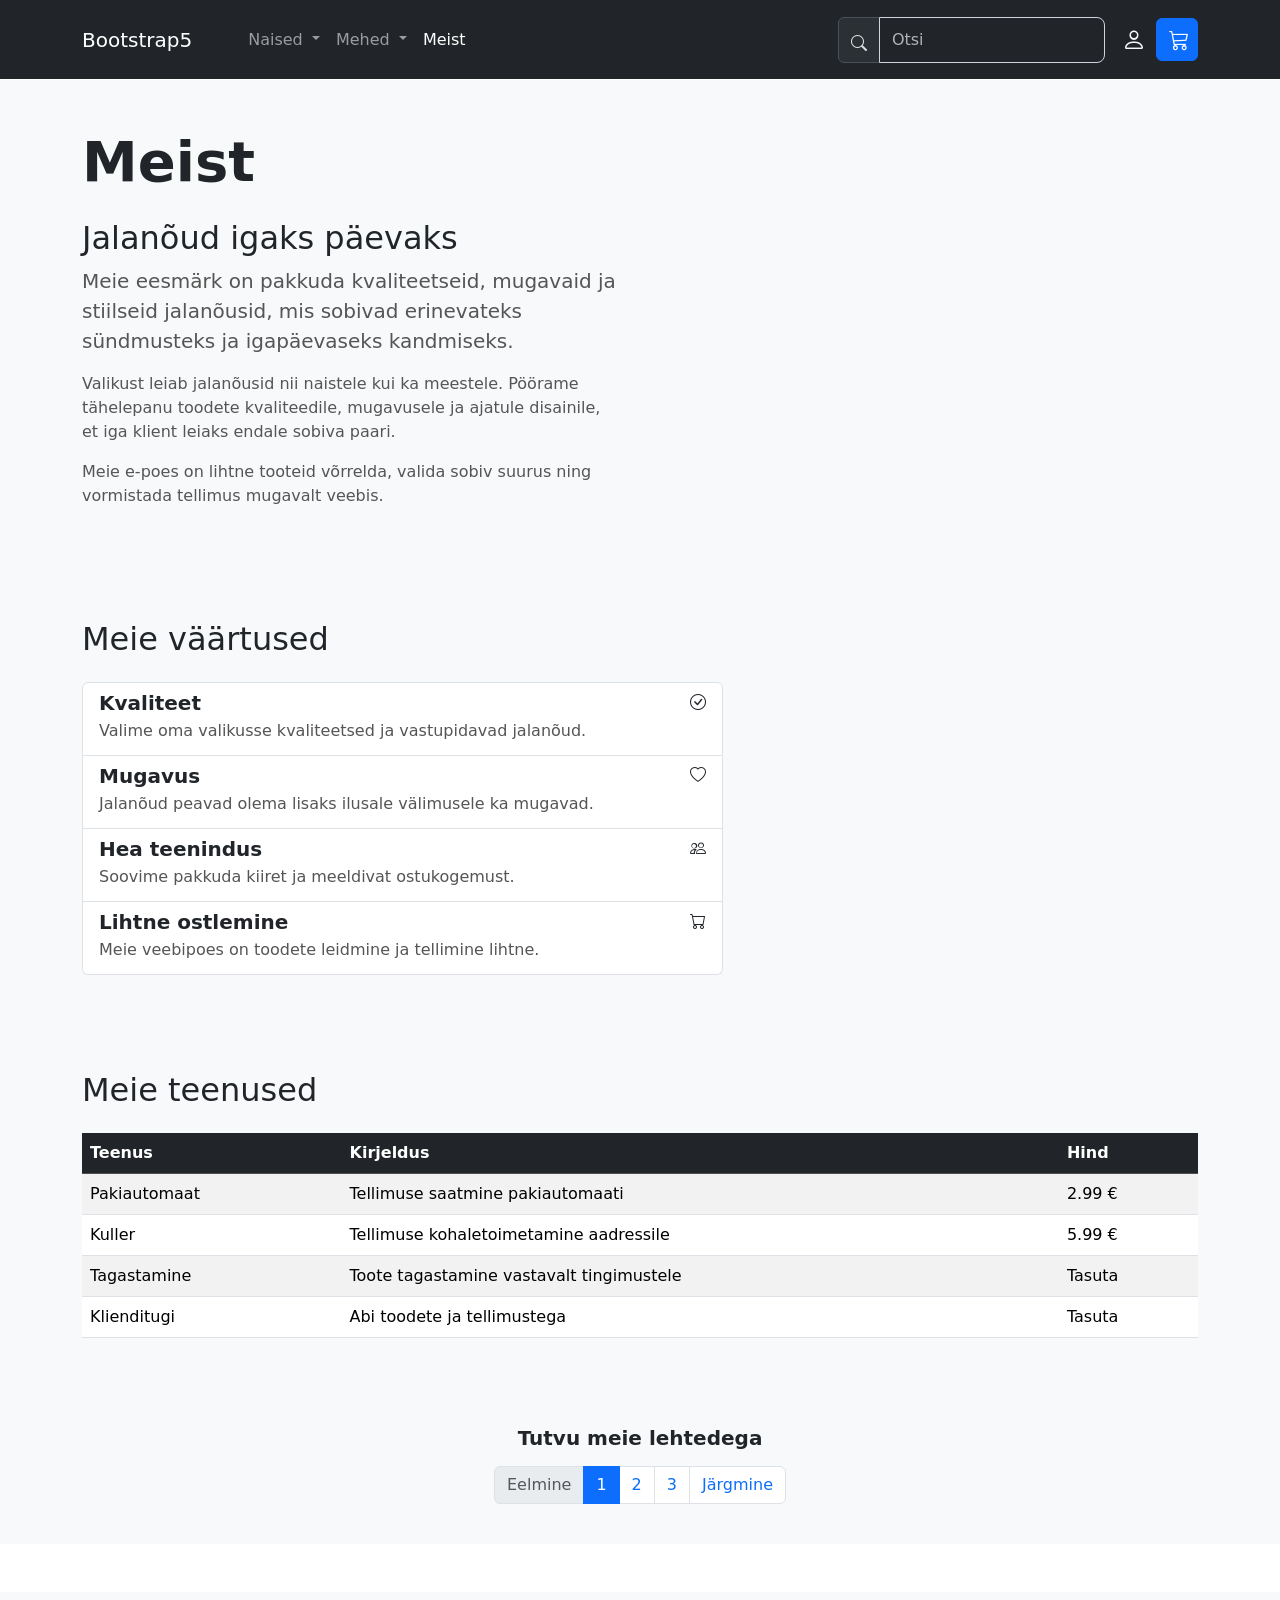
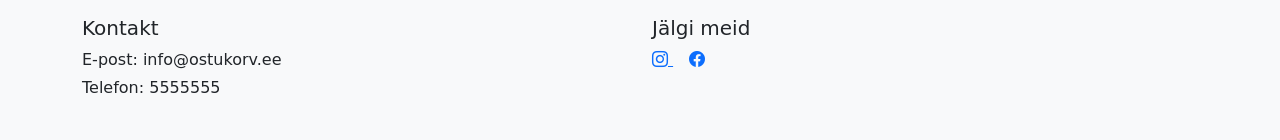
<file: meist.html>
<!doctype html>
<html lang="et">

<head>
  <meta charset="utf-8">
  <meta name="viewport" content="width=device-width, initial-scale=1">
  <meta name="description" content="Tutvu meie jalanõude e-poega">
  <title>Meist</title>
  <link href="https://cdn.jsdelivr.net/npm/bootstrap@5.3.3/dist/css/bootstrap.min.css"
    rel="stylesheet"
    integrity="sha384-QWTKZyjpPEjISv5WaRU9OFeRpok6YctnYmDr5pNlyT2bRjXh0JMhjY6hW+ALEwIH"
    crossorigin="anonymous">
  <link href="https://cdn.jsdelivr.net/npm/bootstrap-icons@1.9.1/font/bootstrap-icons.css"
    rel="stylesheet">
  <link rel="stylesheet" href="custom.css">
</head>

<body>
  <nav class="navbar navbar-expand-lg bg-dark py-3 fixed-top" data-bs-theme="dark">
    <div class="container">
      <button class="navbar-toggler" type="button"
        data-bs-toggle="collapse"
        data-bs-target="#navbarSupportedContent"
        aria-controls="navbarSupportedContent"
        aria-expanded="false"
        aria-label="Toggle navigation">
        <span class="navbar-toggler-icon"></span>
      </button>
      <a class="navbar-brand me-5" href="index.html">Bootstrap5</a>
      <div class="collapse navbar-collapse" id="navbarSupportedContent">
        <ul class="navbar-nav me-auto">
          <li class="nav-item dropdown">
            <a class="nav-link dropdown-toggle" href="#" role="button"
              data-bs-toggle="dropdown" aria-expanded="false">
              Naised
            </a>
            <ul class="dropdown-menu">
              <li><a class="dropdown-item" href="#">Kingad</a></li>
              <li><hr class="dropdown-divider"></li>
              <li><a class="dropdown-item" href="#">Saapad</a></li>
            </ul>
          </li>
          <li class="nav-item dropdown">
            <a class="nav-link dropdown-toggle" href="#" role="button"
              data-bs-toggle="dropdown" aria-expanded="false">
              Mehed
            </a>
            <ul class="dropdown-menu">
              <li><a class="dropdown-item" href="#">Kingad</a></li>
              <li><hr class="dropdown-divider"></li>
              <li><a class="dropdown-item" href="#">Saapad</a></li>
            </ul>
          </li>
          <li class="nav-item">
            <a class="nav-link active" href="meist.html">Meist</a>
          </li>
        </ul>
        <form class="d-flex me-1">
          <div class="input-group">
            <div class="input-group-text">
              <span class="bi bi-search"></span>
            </div>
            <input class="form-control" type="search"
              placeholder="Otsi" aria-label="Search">
          </div>
        </form>
      </div>
      <div class="float-end">
        <button class="btn btn-link text-light" type="button">
          <span class="bi bi-person"></span>
        </button>
        <a class="btn btn-primary" href="ostukorv.html">
          <span class="bi bi-cart3"></span>
        </a>
      </div>
    </div>
  </nav>
  <main>
    <section class="py-5">
      <div class="container">
        <h1 class="display-4 fw-semibold mb-4">Meist</h1>
        <div class="row align-items-center g-5">
          <div class="col-lg-6">
            <h2>Jalanõud igaks päevaks</h2>
            <p class="lead">
              Meie eesmärk on pakkuda kvaliteetseid, mugavaid ja
              stiilseid jalanõusid, mis sobivad erinevateks
              sündmusteks ja igapäevaseks kandmiseks.
            </p>
            <p>
              Valikust leiab jalanõusid nii naistele kui ka meestele.
              Pöörame tähelepanu toodete kvaliteedile, mugavusele ja
              ajatule disainile, et iga klient leiaks endale sobiva paari.
            </p>
            <p>
              Meie e-poes on lihtne tooteid võrrelda, valida sobiv suurus
              ning vormistada tellimus mugavalt veebis.
            </p>
          </div>
        </div>
      </div>
    </section>
    <section class="py-5 bg-light">
      <div class="container">
        <h2 class="mb-4">Meie väärtused</h2>
        <div class="row">
          <div class="col-lg-7">
            <div class="list-group">
              <div class="list-group-item list-group-item-action">
                <div class="d-flex w-100 justify-content-between">
                  <h5 class="mb-1">Kvaliteet</h5>
                  <i class="bi bi-check-circle"></i>
                </div>
                <p class="mb-1">
                  Valime oma valikusse kvaliteetsed ja vastupidavad jalanõud.
                </p>
              </div>
              <div class="list-group-item list-group-item-action">
                <div class="d-flex w-100 justify-content-between">
                  <h5 class="mb-1">Mugavus</h5>
                  <i class="bi bi-heart"></i>
                </div>
                <p class="mb-1">
                  Jalanõud peavad olema lisaks ilusale välimusele ka mugavad.
                </p>
              </div>
              <div class="list-group-item list-group-item-action">
                <div class="d-flex w-100 justify-content-between">
                  <h5 class="mb-1">Hea teenindus</h5>
                  <i class="bi bi-people"></i>
                </div>
                <p class="mb-1">
                  Soovime pakkuda kiiret ja meeldivat ostukogemust.
                </p>
              </div>
              <div class="list-group-item list-group-item-action">
                <div class="d-flex w-100 justify-content-between">
                  <h5 class="mb-1">Lihtne ostlemine</h5>
                  <i class="bi bi-cart"></i>
                </div>
                <p class="mb-1">
                  Meie veebipoes on toodete leidmine ja tellimine lihtne.
                </p>
              </div>
            </div>
          </div>
        </div>
      </div>
    </section>
    <section class="py-5">
      <div class="container">
        <h2 class="mb-4">Meie teenused</h2>
        <div class="table-responsive">
          <table class="table table-striped table-hover align-middle">
            <thead class="table-dark">
              <tr>
                <th>Teenus</th>
                <th>Kirjeldus</th>
                <th>Hind</th>
              </tr>
            </thead>
            <tbody>
              <tr>
                <td>Pakiautomaat</td>
                <td>Tellimuse saatmine pakiautomaati</td>
                <td>2.99 €</td>
              </tr>
              <tr>
                <td>Kuller</td>
                <td>Tellimuse kohaletoimetamine aadressile</td>
                <td>5.99 €</td>
              </tr>
              <tr>
                <td>Tagastamine</td>
                <td>Toote tagastamine vastavalt tingimustele</td>
                <td>Tasuta</td>
              </tr>
              <tr>
                <td>Klienditugi</td>
                <td>Abi toodete ja tellimustega</td>
                <td>Tasuta</td>
              </tr>
            </tbody>
          </table>
        </div>
      </div>
    </section>
    <section class="py-4">
      <div class="container text-center">
        <h5 class="mb-3">Tutvu meie lehtedega</h5>
        <nav aria-label="Lehekülgede navigatsioon">
          <ul class="pagination justify-content-center">
            <li class="page-item disabled">
              <a class="page-link" href="#">Eelmine</a>
            </li>
            <li class="page-item active">
              <a class="page-link" href="meist.html">1</a>
            </li>
            <li class="page-item">
              <a class="page-link" href="toode.html">2</a>
            </li>
            <li class="page-item">
              <a class="page-link" href="ostukorv.html">3</a>
            </li>
            <li class="page-item">
              <a class="page-link" href="index.html">Järgmine</a>
            </li>
          </ul>
        </nav>
      </div>
    </section>
  </main>

  <footer class="footer bg-light py-4">
    <div class="container">

      <div class="row">

        <div class="col-md-6 mb-3">
          <h5>Kontakt</h5>
          <p class="mb-1">E-post: info@ostukorv.ee</p>
          <p class="mb-0">Telefon: 5555555</p>
        </div>

        <div class="col-md-6 mb-3">
          <h5>Jälgi meid</h5>

          <a href="#" class="me-3">
            <i class="bi bi-instagram"></i>
          </a>

          <a href="#" class="me-3">
            <i class="bi bi-facebook"></i>
          </a>
        </div>
      </div>
    </div>
  </footer>
  <script src="https://cdn.jsdelivr.net/npm/bootstrap@5.3.3/dist/js/bootstrap.bundle.min.js"></script>

</body>
</html>
</file>
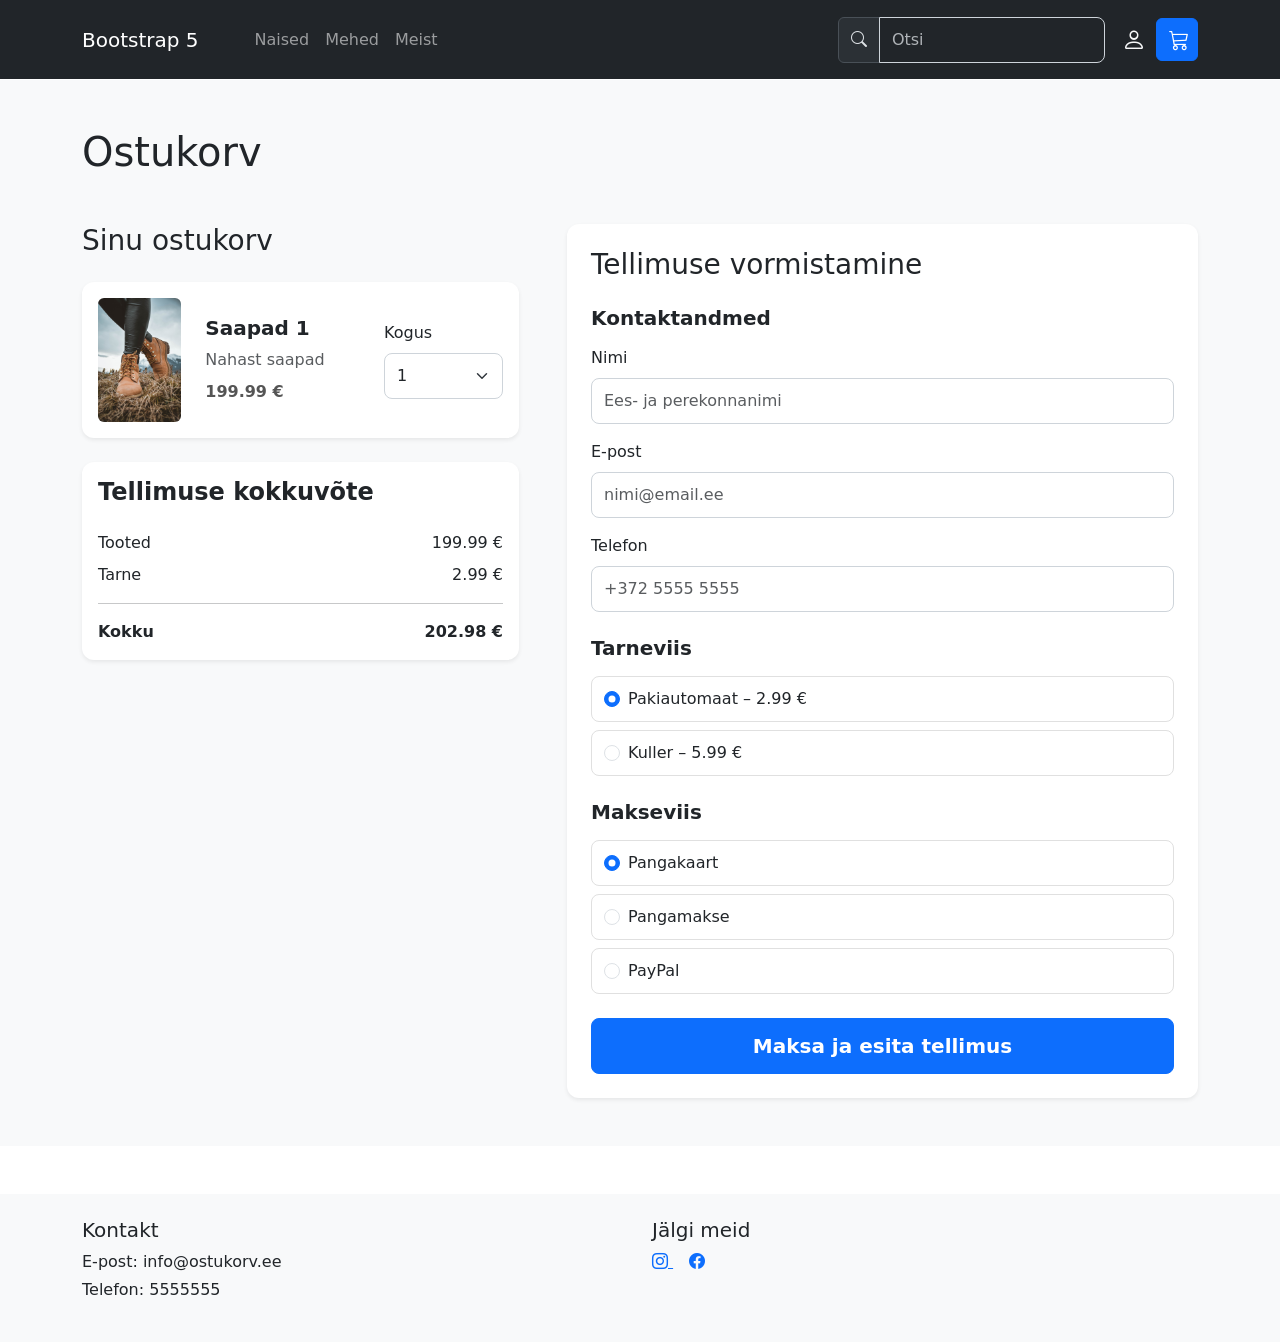
<file: ostukorv.html>
<!doctype html>
<html lang="et">

<head>
  <meta charset="utf-8">
  <meta name="viewport" content="width=device-width, initial-scale=1">
  <meta name="description" content="Bootstrapi juhend">
  <meta name="author" content="">
  <title>Bootstrap 5 juhend</title>
  <!--Bootstrap CSS-->
  <link href="https://cdn.jsdelivr.net/npm/bootstrap@5.3.3/dist/css/bootstrap.min.css" rel="stylesheet"
    integrity="sha384-QWTKZyjpPEjISv5WaRU9OFeRpok6YctnYmDr5pNlyT2bRjXh0JMhjY6hW+ALEwIH" crossorigin="anonymous">
  <!--Bootstrap ikoonid-->
  <link href="https://cdn.jsdelivr.net/npm/bootstrap-icons@1.9.1/font/bootstrap-icons.css" rel="stylesheet">
  <!--minu CSS-->
  <link rel="stylesheet" href="custom.css">
  
</head>

<body>
  <!-- Navigatsioon --->
  <nav class="navbar navbar-expand-lg bg-dark py-3 fixed-top" data-bs-theme="dark">
    <div class="container">
      <button class="navbar-toggler" type="button" data-bs-toggle="collapse" data-bs-target="#navbarSupportedContent"
        aria-controls="navbarSupportedContent" aria-expanded="false" aria-label="Toggle navigation">
        <span class="navbar-toggler-icon"></span>
      </button>
      <a class="navbar-brand me-5" href="index.html">Bootstrap 5</a>
      <div class="collapse navbar-collapse" id="navbarSupportedContent">
        <ul class="navbar-nav me-auto">
          <li class="nav-item dropdown">
            <a class="nav-link dropdown" href="#" id="navbarDropdown" role="button" data-bs-toggle="dropdown"
              aria-expanded="false">Naised</a>
            <ul class="dropdown-menu" aria-labelledby="navbarDropdown">
              <li><a class="dropdown-item" href="#">Kingad</a></li>
              <div class="dropdown-divider"></div>
              <li><a class="dropdown-item" href="#">Saapad</a></li>
            </ul>
          </li>
          <li class="nav-item dropdown">
            <a class="nav-link dropdown" href="#" id="navbarDropdown" role="button" data-bs-toggle="dropdown"
              aria-expanded="false">Mehed</a>
            <ul class="dropdown-menu" aria-labelledby="navbarDropdown">
              <li><a class="dropdown-item" href="#">Kingad</a></li>
              <div class="dropdown-divider"></div>
              <li><a class="dropdown-item" href="#">Saapad</a></li>
            </ul>
		</li>
         	 <li class="nav-item">
      			<a class="nav-link" href="meist.html">Meist</a>
   			</li>
        </ul>
        
		<!--Otsi vorm -->
        <form class="d-flex me-1">
          <div class="input-group">
            <div class="input-group-text"><span class="bi bi-search mb-2"></span></div>
            <input class="form-control" type="search" placeholder="Otsi" aria-label="Search">
          </div>
        </form>
      </div>
      <div class="float-end">
       
	   <!--Login ikoon-->
        <button class="btn btn-link text-light" type="submit"><span class="bi bi-person"></span></button>
       
	   <!--Ostukorvi ikoon-->
        <a class="btn btn-primary" href="ostukorv.html" type="submit"><span class="bi bi-cart3"></span></button></a>
      </div>
    </div>
  </nav>
          <!--Tee ise: korrasta (lisa) ostukorvi vormi nii, et sellel oleks väljad kasutaja andmete jaoks, makse ja tarneviisi valik ning ostukorv oleks kujundatud järgides kasutajaliidese disaini põhimõtteid.-->
<section class="py-5">
  <div class="container">
    <h1 class="mb-5">Ostukorv</h1>
    <div class="row g-5">
      <!-- Ostukorvi sisu -->
      <div class="col-lg-5">
        <h3 class="mb-4">Sinu ostukorv</h3>
        <div class="card shadow-sm mb-4">
          <div class="card-body">
            <div class="row align-items-center">
              <div class="col-md-3 mb-3 mb-md-0">
                <img src="stephan-seeber-NzAfGi8XuA4-unsplash.jpg"
                     class="img-fluid rounded"
                     alt="Saapad">
              </div>
              <div class="col-md-5">
                <h5>Saapad 1</h5>
                <p class="text-muted mb-2">Nahast saapad</p>
                <p class="mb-0 fw-semibold">199.99 €</p>
              </div>
              <div class="col-md-4">
                <label for="kogus" class="form-label">Kogus</label>
                <select class="form-select" id="kogus">
                  <option selected>1</option>
                  <option>2</option>
                  <option>3</option>
                  <option>4</option>
                </select>
              </div>
            </div>
          </div>
        </div>
        <!-- Tellimuse kokkuvõte -->
        <div class="card shadow-sm">
          <div class="card-body">
            <h4 class="mb-4">Tellimuse kokkuvõte</h4>
            <div class="d-flex justify-content-between mb-2">
              <span>Tooted</span>
              <span>199.99 €</span>
            </div>
            <div class="d-flex justify-content-between mb-2">
              <span>Tarne</span>
              <span>2.99 €</span>
            </div>
            <hr>
            <div class="d-flex justify-content-between">
              <strong>Kokku</strong>
              <strong>202.98 €</strong>
            </div>
          </div>
        </div>
      </div>
      <!-- Tellimuse vormistamine -->
      <div class="col-lg-7">
        <div class="card shadow-sm">
          <div class="card-body p-4">
            <h3 class="mb-4">Tellimuse vormistamine</h3>
            <!-- Kontaktandmed -->
            <h5 class="mb-3">Kontaktandmed</h5>
            <div class="mb-3">
              <label for="nimi" class="form-label">Nimi</label>
              <input type="text"
                     class="form-control"
                     id="nimi"
                     placeholder="Ees- ja perekonnanimi"
                     required>
            </div>
            <div class="mb-3">
              <label for="email" class="form-label">E-post</label>
              <input type="email"
                     class="form-control"
                     id="email"
                     placeholder="nimi@email.ee"
                     required>
            </div>
            <div class="mb-4">
              <label for="telefon" class="form-label">Telefon</label>
              <input type="tel"
                     class="form-control"
                     id="telefon"
                     placeholder="+372 5555 5555"
                     required>
            </div>
            <!-- Tarneviis -->
            <h5 class="mb-3">Tarneviis</h5>
            <div class="form-check mb-2">
              <input class="form-check-input"
                     type="radio"
                     name="tarne"
                     id="pakiautomaat"
                     checked>
              <label class="form-check-label" for="pakiautomaat">
                Pakiautomaat – 2.99 €
              </label>
            </div>
            <div class="form-check mb-4">
              <input class="form-check-input"
                     type="radio"
                     name="tarne"
                     id="kuller">
              <label class="form-check-label" for="kuller">
                Kuller – 5.99 €
              </label>
            </div>
            <!-- Makseviis -->
            <h5 class="mb-3">Makseviis</h5>
            <div class="form-check mb-2">
              <input class="form-check-input"
                     type="radio"
                     name="makse"
                     id="kaart"
                     checked>
              <label class="form-check-label" for="kaart">
                Pangakaart
              </label>
            </div>
            <div class="form-check mb-2">
              <input class="form-check-input"
                     type="radio"
                     name="makse"
                     id="pank">
              <label class="form-check-label" for="pank">
                Pangamakse
              </label>
            </div>
            <div class="form-check mb-4">
              <input class="form-check-input"
                     type="radio"
                     name="makse"
                     id="paypal">
              <label class="form-check-label" for="paypal">
                PayPal
              </label>
            </div>
            <!-- Tellimuse esitamine -->
            <button type="submit" class="btn btn-primary btn-lg w-100">
              Maksa ja esita tellimus
            </button>

          </div>
        </div>

      </div>

    </div>
  </div>
</section>
  <!--Tee ise: kujunda siia korrektne jalus - lisa kontaktid ja sotsiaalvõrgustike lingid ikoonidega.-->
  <footer class="footer bg-light py-4">
    <div class="container">
        <div class="row">

            <div class="col-md-6 mb-3">
                <h5>Kontakt</h5>
                <p class="mb-1">E-post: info@ostukorv.ee</p>
                <p class="mb-0">Telefon: 5555555</p>
            </div>
            <div class="col-md-6 mb-3">
                <h5>Jälgi meid</h5>
                <a href="#" class="me-3">
                    <i class="bi bi-instagram"></i>
                </a>
                <a href="#" class="me-3">
                    <i class="bi bi-facebook"></i>
                </a>
            </div>
        </div>
    </div>
  </footer>
  
  <!--Popper.js-->
  <script src="https://cdn.jsdelivr.net/npm/@popperjs/core@2.11.8/dist/umd/popper.min.js"
    integrity="sha384-I7E8VVD/ismYTF4hNIPjVp/Zjvgyol6VFvRkX/vR+Vc4jQkC+hVqc2pM8ODewa9r"
    crossorigin="anonymous"></script>
	
  <!--Bootstrap.js-->
  <script src="https://cdn.jsdelivr.net/npm/bootstrap@5.3.3/dist/js/bootstrap.min.js"
    integrity="sha384-0pUGZvbkm6XF6gxjEnlmuGrJXVbNuzT9qBBavbLwCsOGabYfZo0T0to5eqruptLy"
    crossorigin="anonymous"></script>
</body>

</html>
</file>
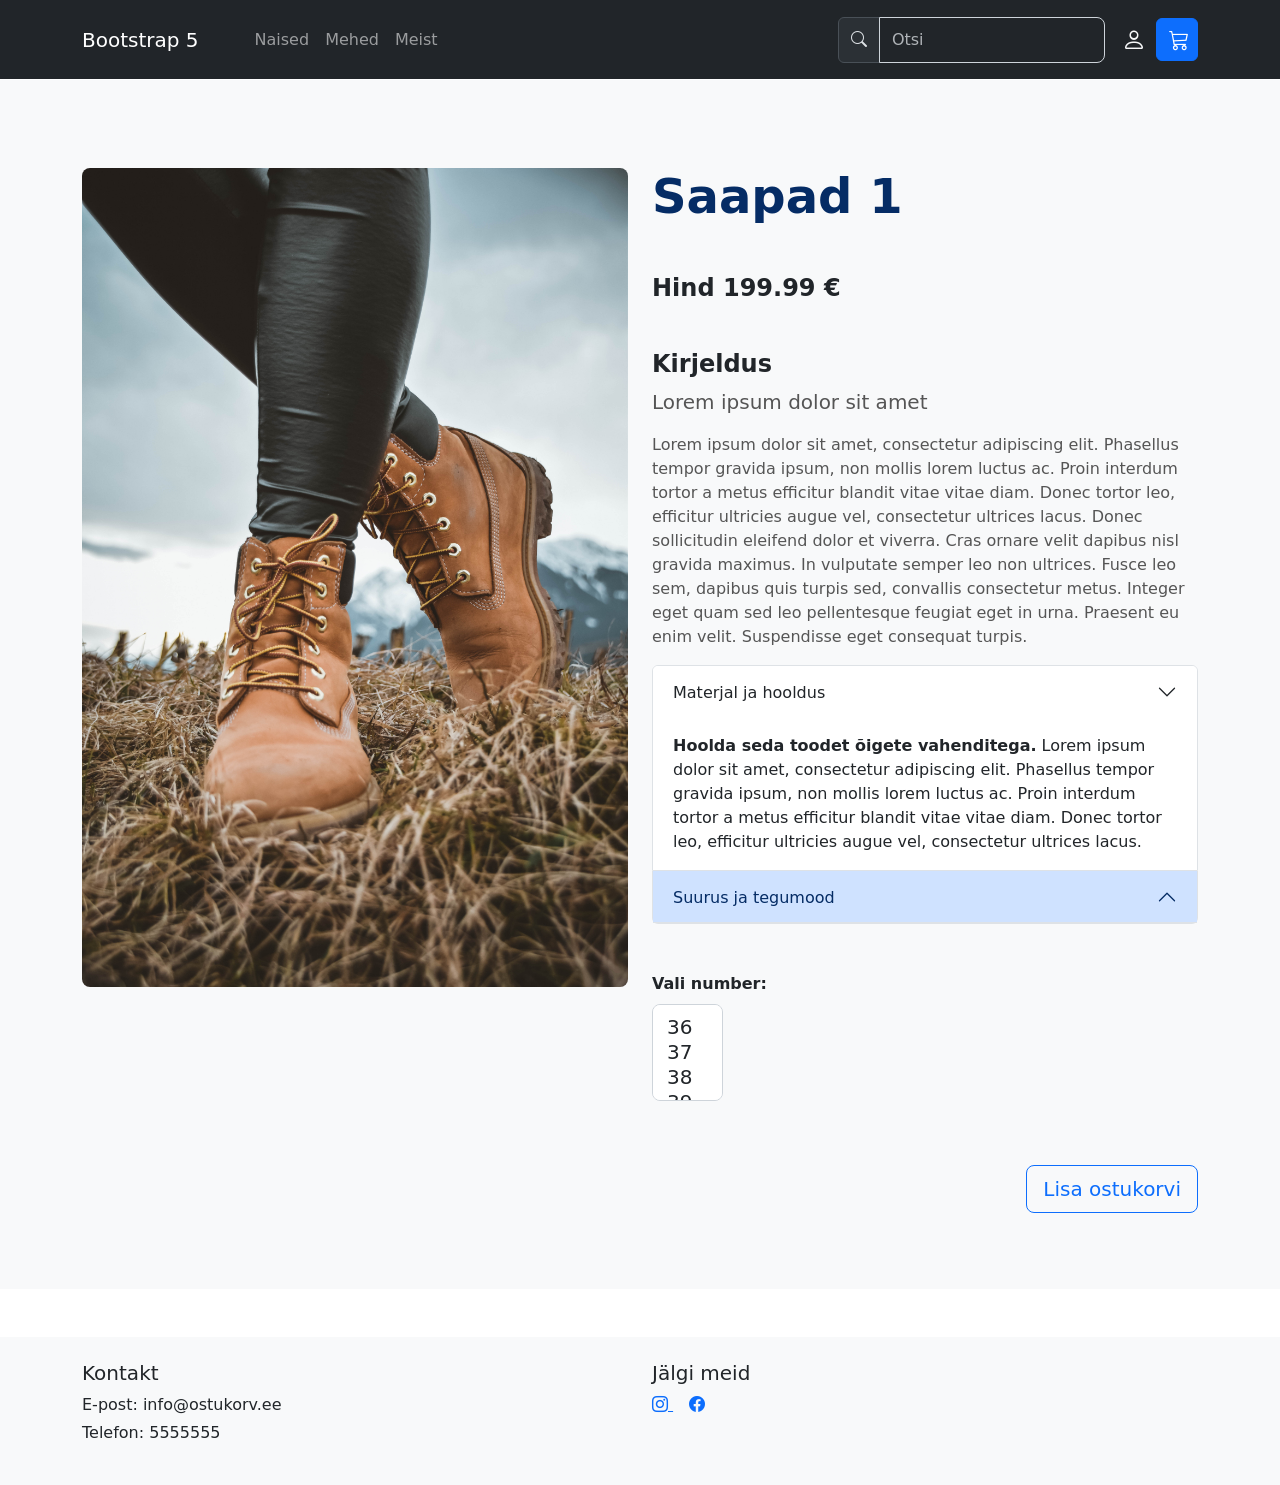
<file: toode.html>
<!doctype html>
<html lang="et">

<head>
  <meta charset="utf-8">
  <meta name="viewport" content="width=device-width, initial-scale=1">
  <meta name="description" content="Bootstrapi juhend">
  <meta name="author" content="">
  <title>Bootstrap 5 juhend</title>
  <!--Bootstrap CSS-->
  <link href="https://cdn.jsdelivr.net/npm/bootstrap@5.3.3/dist/css/bootstrap.min.css" rel="stylesheet"
    integrity="sha384-QWTKZyjpPEjISv5WaRU9OFeRpok6YctnYmDr5pNlyT2bRjXh0JMhjY6hW+ALEwIH" crossorigin="anonymous">
  <!--Bootstrap ikoonid-->
  <link href="https://cdn.jsdelivr.net/npm/bootstrap-icons@1.9.1/font/bootstrap-icons.css" rel="stylesheet">
  <!--minu CSS-->
  <link rel="stylesheet" href="custom.css">
 
</head>

<body>
<!-- Navigatsioon --->
  <nav class="navbar navbar-expand-lg bg-dark py-3 fixed-top" data-bs-theme="dark">
    <div class="container">
      <button class="navbar-toggler" type="button" data-bs-toggle="collapse" data-bs-target="#navbarSupportedContent"
        aria-controls="navbarSupportedContent" aria-expanded="false" aria-label="Toggle navigation">
        <span class="navbar-toggler-icon"></span>
      </button>
      <a class="navbar-brand me-5" href="index.html">Bootstrap 5</a>
      <div class="collapse navbar-collapse" id="navbarSupportedContent">
        <ul class="navbar-nav me-auto">
          <li class="nav-item dropdown">
            <a class="nav-link dropdown" href="#" id="navbarDropdown" role="button" data-bs-toggle="dropdown"
              aria-expanded="false">Naised</a>
            <ul class="dropdown-menu" aria-labelledby="navbarDropdown">
              <li><a class="dropdown-item" href="#">Kingad</a></li>
              <div class="dropdown-divider"></div>
              <li><a class="dropdown-item" href="#">Saapad</a></li>
            </ul>
          </li>
          <li class="nav-item dropdown">
            <a class="nav-link dropdown" href="#" id="navbarDropdown" role="button" data-bs-toggle="dropdown"
              aria-expanded="false">Mehed</a>
            <ul class="dropdown-menu" aria-labelledby="navbarDropdown">
              <li><a class="dropdown-item" href="#">Kingad</a></li>
              <div class="dropdown-divider"></div>
              <li><a class="dropdown-item" href="#">Saapad</a></li>
            </ul>
          </li>
              <li class="nav-item">
                <a class="nav-link" href="meist.html">Meist</a>
              </li>
        </ul>
       
	   <!--Otsi vorm -->
        <form class="d-flex me-1">
          <div class="input-group">
            <div class="input-group-text"><span class="bi bi-search mb-2"></span></div>
            <input class="form-control" type="search" placeholder="Otsi" aria-label="Search">
          </div>
        </form>
      </div>
      <div class="float-end">
      
	  <!--Login ikoon-->
        <button class="btn btn-link text-light" type="submit"><span class="bi bi-person"></span></button>
      
	  <!--Ostukorvi ikoon-->
        <a class="btn btn-primary" href="ostukorv.html" type="submit"><span class="bi bi-cart3"></span></button></a>
      </div>
    </div>
  </nav>
  <section>
    <div class="container">
      <div class="row mt-5">
        <div class="col-lg-6"><img src="stephan-seeber-NzAfGi8XuA4-unsplash.jpg" class="img-fluid rounded-3"
            alt="saapad" /></div>
        <div class="col-lg-6">
          <h1 class="display-5 fw-semibold text-primary-emphasis">Saapad 1</h1>
          <h4 class="mt-5 text">Hind 199.99 &#8364;</h4>
          <h4 class="mt-5">Kirjeldus</h4>
          <p class="my-2 fs-5 fw-light">Lorem ipsum dolor sit amet</p>
          <p class="mt-3">Lorem ipsum dolor sit amet, consectetur adipiscing elit. Phasellus tempor gravida ipsum, non
            mollis lorem luctus ac. Proin interdum tortor a metus efficitur blandit vitae vitae diam. Donec tortor leo,
            efficitur ultricies augue vel, consectetur ultrices lacus. Donec sollicitudin eleifend dolor et viverra.
            Cras ornare velit dapibus nisl gravida maximus. In vulputate semper leo non ultrices. Fusce leo sem, dapibus
            quis turpis sed, convallis consectetur metus. Integer eget quam sed leo pellentesque feugiat eget in urna.
            Praesent eu enim velit. Suspendisse eget consequat turpis.</p>
          <div class="accordion" id="accordionExample">
            <div class="accordion-item">
              <h2 class="accordion-header">
                <button class="accordion-button collapsed" type="button" data-bs-toggle="collapse"
                  data-bs-target="#collapseOne" aria-expanded="false" aria-controls="collapseOne">
                  Materjal ja hooldus
                </button>
              </h2>
			<!--Tee ise: esimene valik peab olema lehe avamisel avatud.-->
              <div id="collapseOne" class="accordion-collapse collapse show" data-bs-parent="#accordionExample">
                <div class="accordion-body">
                  <strong>Hoolda seda toodet õigete vahenditega.</strong> Lorem ipsum dolor sit amet, consectetur
                  adipiscing elit. Phasellus tempor gravida ipsum, non mollis lorem luctus ac. Proin interdum tortor a
                  metus efficitur blandit vitae vitae diam. Donec tortor leo, efficitur ultricies augue vel, consectetur
                  ultrices lacus.
                </div>
              </div>
            </div>
            <div class="accordion-item">
              <h2 class="accordion-header">
                <button class="accordion-button" type="button" data-bs-toggle="collapse"
                  data-bs-target="#collapseTwo" aria-expanded="true" aria-controls="collapseTwo">
                  Suurus ja tegumood
                </button>
              </h2>
              <div id="collapseTwo" class="accordion-collapse collapse" data-bs-parent="#accordionExample">
                <div class="accordion-body">
                  <strong>Väiksem suurus, osta suurem number.</strong> Lorem ipsum dolor sit amet, consectetur
                  adipiscing elit. Phasellus tempor gravida ipsum, non mollis lorem luctus ac. Proin interdum tortor a
                  metus efficitur blandit vitae vitae diam. Donec tortor leo, efficitur ultricies augue vel, consectetur
                  ultrices lacus.
                </div>
              </div>
            </div>
          </div>
          <div class="form row my-5">
            <div class="col-2">
              <label for="jalanr" class="form-label fw-semibold text-nowrap">Vali number:</label>
              <select class="form-select form-select-lg" size="3" id="jalanr" name="jalanumber">
                <option>36</option>
                <option>37</option>
                <option>38</option>
                <option>39</option>
                <option>40</option>
                <option>41</option>
              </select>
            </div>
          </div>
          
		  <!--Ostukorvi lisamise nupp lingina-->
          <a class="btn btn-outline-primary btn-lg my-3 float-end" href="ostukorv.html" role="button">Lisa ostukorvi</a>
        
		</div>
      </div>
    </div>
    </div>
  </section>
  
  <!--Tee ise: kujunda siia korrektne jalus - lisa kontaktid ja sotsiaalvõrgustike lingid ikoonidega.-->
  <footer class="footer bg-light py-4">
    <div class="container">
        <div class="row">

            <div class="col-md-6 mb-3">
                <h5>Kontakt</h5>
                <p class="mb-1">E-post: info@ostukorv.ee</p>
                <p class="mb-0">Telefon: 5555555</p>
            </div>
            <div class="col-md-6 mb-3">
                <h5>Jälgi meid</h5>
                <a href="#" class="me-3">
                    <i class="bi bi-instagram"></i>
                </a>
                <a href="#" class="me-3">
                    <i class="bi bi-facebook"></i>
                </a>
            </div>
        </div>
    </div>
  </footer>
  
  <!--Popper.js-->
  <script src="https://cdn.jsdelivr.net/npm/@popperjs/core@2.11.8/dist/umd/popper.min.js"
    integrity="sha384-I7E8VVD/ismYTF4hNIPjVp/Zjvgyol6VFvRkX/vR+Vc4jQkC+hVqc2pM8ODewa9r"
    crossorigin="anonymous"></script>

  <!--Bootstrap.js-->
  <script src="https://cdn.jsdelivr.net/npm/bootstrap@5.3.3/dist/js/bootstrap.min.js"
    integrity="sha384-0pUGZvbkm6XF6gxjEnlmuGrJXVbNuzT9qBBavbLwCsOGabYfZo0T0to5eqruptLy"
    crossorigin="anonymous"></script>
  
</body>

</html>
</file>
<file: custom.css>
footer {
    margin-top: 3rem;
    padding: 3rem;
}

.bi {
    display: inline-block;
    fill: currentColor;
    width: 1rem;
    height: 1rem;
}

.bi-person {
    display: inline-block;
    fill: currentColor;
    font-size: 1.5rem;
   
}

.bi-cart3 {
    display: inline-block;
    fill: currentColor;
    font-size: 1.25rem;
    
}

body {
    padding-top: 80px;
}

.carousel-item img {
    width: 100%;
    height: 400px;
    object-fit: cover;
}

section { background-color:#f8f9fa; 
    padding-top: 40px; 
    padding-bottom: 60px; 
} 

section .col-lg-6 > .card, section .col-lg-6.d-flex { 
    background-color: #ffffff; 
    border-radius: 12px; 
} 

section .card { 
    border: none; 
    border-radius: 12px;
} 

section h4 { 
    font-weight: 600; 
} 

section h5 { 
    font-weight: 600; 
} 

section .col-lg-6 img { 
    border-radius: 10px; 
    object-fit: cover; 
} 

.form-control, .form-select { 
    border-radius: 8px; 
    padding: 10px 12px; 
    border: 1px solid #ced4da; 
} 

.form-control:focus, .form-select:focus { 
    border-color: #86b7fe; 
    box-shadow: 0 0 0 0.15rem rgba(13, 110, 253, 0.15); 
} 

.form-check { 
    padding: 10px 12px 10px 36px; 
    border: 1px solid #e0e0e0; 
    border-radius: 8px; 
    margin-bottom: 8px; 
    transition: background-color 0.2s ease, border-color 0.2s ease; 
} 

.form-check:hover { 
    background-color: #f8f9fa; 
    border-color: #adb5bd; 
} 

.form-check-input { 
    cursor: pointer; 
} 

.form-check-label { 
    cursor: pointer; 
} 

section .btn-primary { 
    border-radius: 8px; 
    font-weight: 600; 
    padding: 12px 20px; 
} 

section .btn-primary:hover { 
    transform: translateY(-1px); 
} 

section p { 
    color: #555; 
} 

section .p-2 p:last-child { 
    font-size: 1.2rem; 
    font-weight: 600; 
    color: #212529; 
}  

@media (min-width: 992px) { 
    section .row { align-items: flex-start; 
    } 
}  

@media (max-width: 991px) { 
    section .col-lg-6 { 
        margin-bottom: 30px; 
    } 
}
</file>
